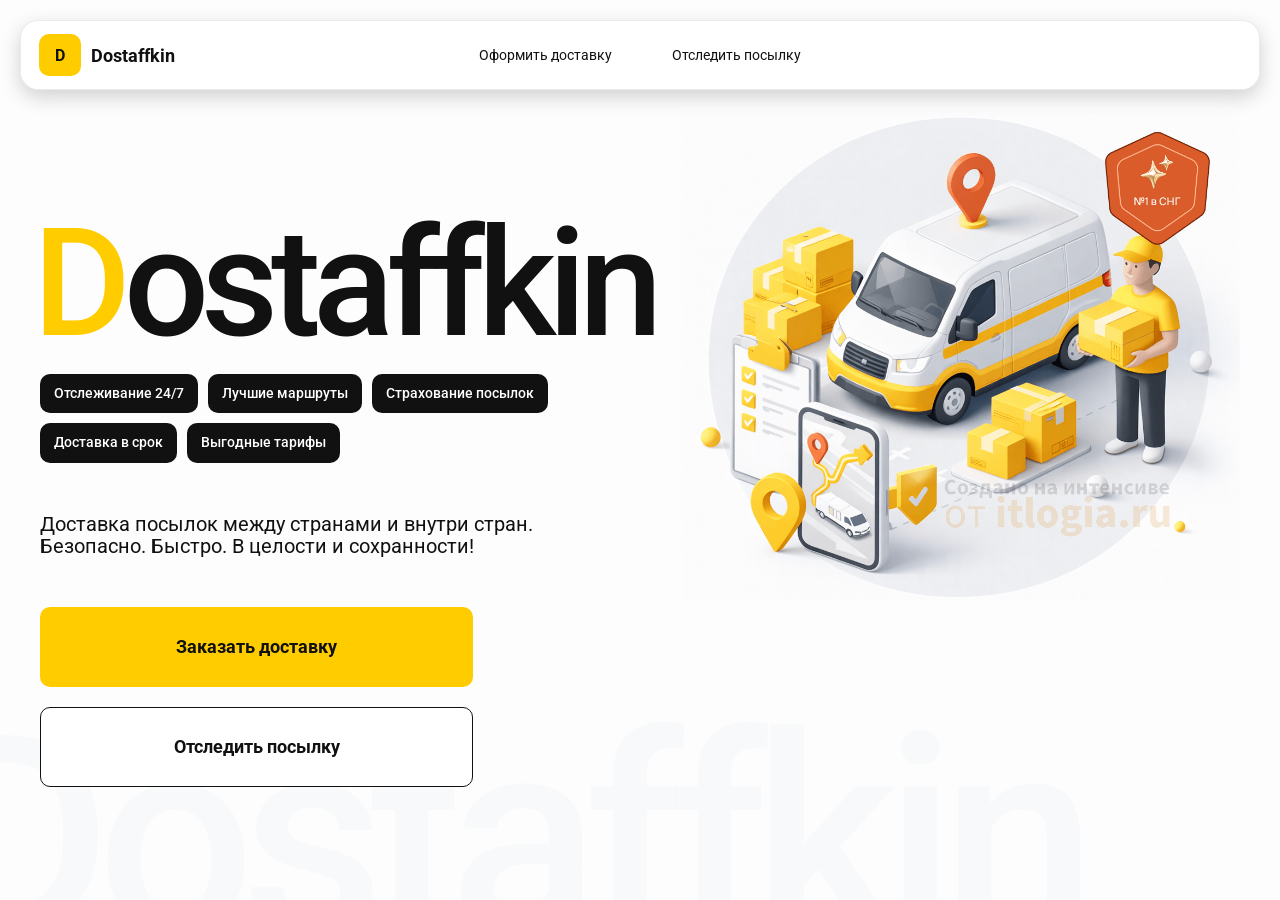
<file: index.html>
<!doctype html>
<html lang="en">
  <head>
    <meta charset="UTF-8" />
    <meta
      name="viewport"
      content="width=device-width,initial-scale=1,maximum-scale=1,user-scalable=0"
    />
    <title>
      Dostaffkin — Доставка посылок между странами и внутри стран. Безопасно.
      Быстро. В целости и сохранности!
    </title>
    <link rel="stylesheet" href="styles/base.css" />
    <link rel="stylesheet" href="styles/base_adaptive.css" />
    <link rel="stylesheet" href="styles/index.css" />
    <link rel="stylesheet" href="styles/index_adaptive.css" />
  </head>
  <body>
    <div class="container">
      <header class="header">
        <a class="header-brand" href="#">
          <div class="header-logo">D</div>
          <div class="header-title">Dostaffkin</div>
        </a>
        <nav class="header-menu">
          <a class="header-link" href="./order.html">Оформить <span>доставку</span></a>
          <a class="header-link" href="./track.html">Отследить <span>посылку</span></a>
        </nav>
      </header>
      <main class="main">
        <section class="main-info">
          <div class="main-title"><span>D</span>ostaffkin</div>
          <div class="main-features">
            <div class="main-feature">Отслеживание 24/7</div>
            <div class="main-feature">Лучшие маршруты</div>
            <div class="main-feature">Страхование посылок</div>
            <div class="main-feature">Доставка в срок</div>
            <div class="main-feature">Выгодные тарифы</div>
          </div>
          <div class="main-description">
            Доставка посылок между странами и внутри стран. Безопасно. Быстро. В
            целости и сохранности!
          </div>
          <div class="main-actions">
            <a class="button" type="button" href="./order.html"
              >Заказать доставку</a
            >
            <a class="button button-white" type="button" href="./track.html"
              >Отследить посылку</a
            >
          </div>
        </section>
        <div class="main-title-ghost">Dostaffkin</div>
        <section class="main-image">
          <img src="images/main-image.png" alt="Main image" />
        </section>
      </main>
    </div>
  </body>
</html>
</file>
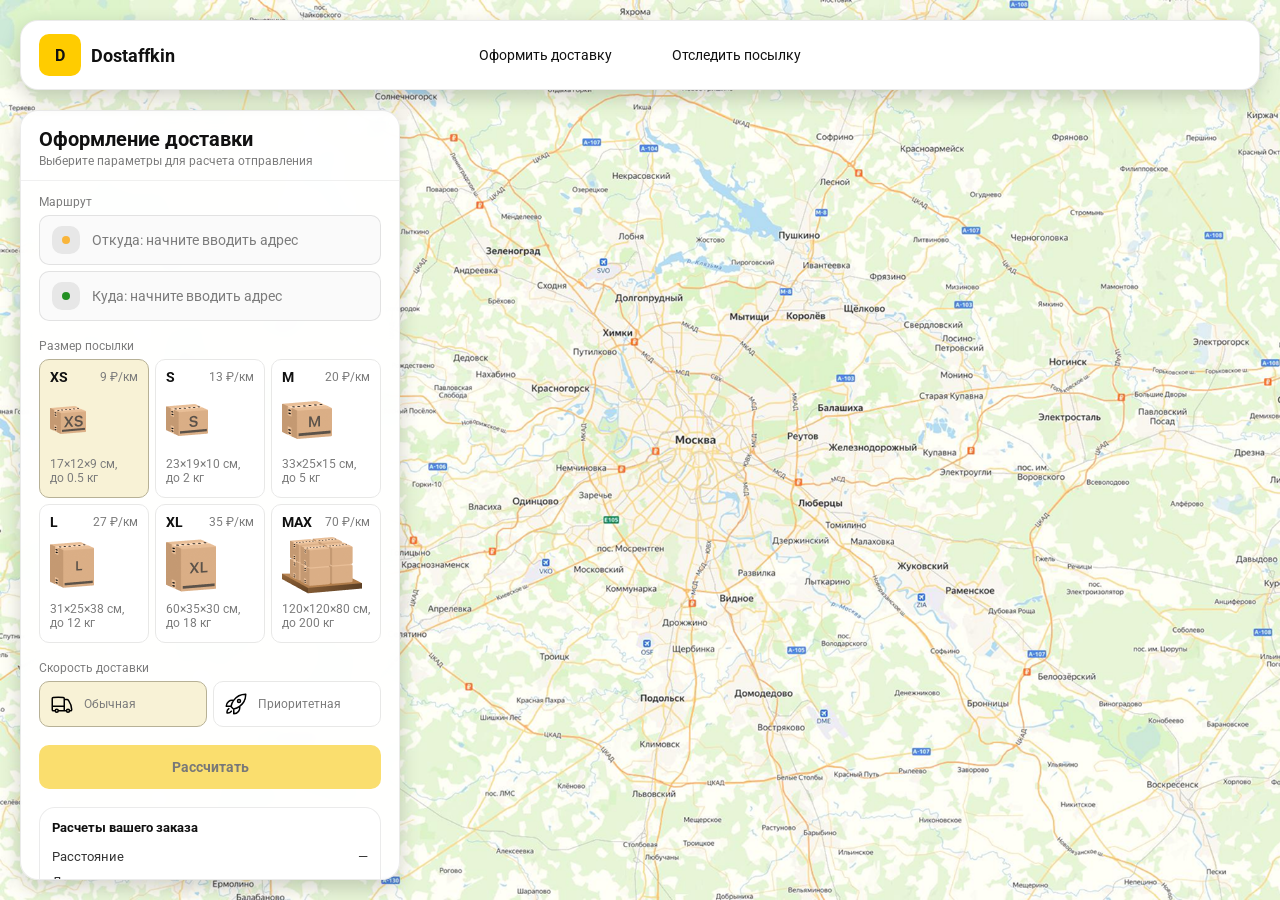
<file: order.html>
<!doctype html>
<html lang="ru">
  <head>
    <meta charset="utf-8" />
    <meta
      name="viewport"
      content="width=device-width,initial-scale=1,maximum-scale=1,user-scalable=0"
    />
    <title>Оформление доставки</title>

    <link rel="stylesheet" href="styles/base.css" />
    <link rel="stylesheet" href="styles/base_adaptive.css" />

    <link rel="stylesheet" href="styles/order.css" />
    <link rel="stylesheet" href="styles/order_adaptive.css" />
  </head>
  <body>
    <div id="map"></div>

    <header class="header">
      <a class="header-brand" href="./index.html">
        <div class="header-logo">D</div>
        <div class="header-title">Dostaffkin</div>
      </a>
      <nav class="header-menu">
        <a class="header-link" href="#">Оформить <span>доставку</span></a>
        <a class="header-link" href="./track.html"
          >Отследить <span>посылку</span></a
        >
      </nav>
    </header>

    <aside class="main" id="sidebar">
      <div class="main-header">
        <div class="main-title">Оформление доставки</div>
        <div class="main-text">Выберите параметры для расчета отправления</div>
      </div>

      <div class="main-content">
        <div class="main-route">
          <div class="main-block-title">Маршрут</div>
          <div class="main-fields">
            <div class="main-field" id="fromField">
              <div class="main-pin"></div>
              <input
                id="from"
                placeholder="Откуда: начните вводить адрес"
                autocomplete="off"
              />
              <div
                class="main-ac"
                id="fromAc"
                role="listbox"
                aria-label="Подсказки адресов"
              ></div>
            </div>

            <div class="main-field" id="toField">
              <div class="main-pin"></div>
              <input
                id="to"
                placeholder="Куда: начните вводить адрес"
                autocomplete="off"
              />
              <div
                class="main-ac"
                id="toAc"
                role="listbox"
                aria-label="Подсказки адресов"
              ></div>
            </div>
          </div>
        </div>

        <div class="main-package">
          <div class="main-block-title">Размер посылки</div>

          <div class="main-sizes">
            <div class="main-size-card is-active" data-value="xs">
              <div class="main-size-top">
                <div class="main-size-label">XS</div>
                <div class="main-size-rate">9 ₽/км</div>
              </div>
              <div class="main-size-media">
                <img src="images/sizes/xs.png" alt="Короб XS" />
              </div>
              <div class="main-size-description">
                17×12×9 см,<br />до 0.5 кг
              </div>
            </div>

            <div class="main-size-card" data-value="s">
              <div class="main-size-top">
                <div class="main-size-label">S</div>
                <div class="main-size-rate">13 ₽/км</div>
              </div>
              <div class="main-size-media">
                <img src="images/sizes/s.png" alt="Короб S" />
              </div>
              <div class="main-size-description">23×19×10 см,<br />до 2 кг</div>
            </div>

            <div class="main-size-card" data-value="m">
              <div class="main-size-top">
                <div class="main-size-label">M</div>
                <div class="main-size-rate">20 ₽/км</div>
              </div>
              <div class="main-size-media">
                <img src="images/sizes/m.png" alt="Короб M" />
              </div>
              <div class="main-size-description">33×25×15 см,<br />до 5 кг</div>
            </div>

            <div class="main-size-card" data-value="l">
              <div class="main-size-top">
                <div class="main-size-label">L</div>
                <div class="main-size-rate">27 ₽/км</div>
              </div>
              <div class="main-size-media">
                <img src="images/sizes/l.png" alt="Короб L" />
              </div>
              <div class="main-size-description">
                31×25×38 см,<br />до 12 кг
              </div>
            </div>

            <div class="main-size-card" data-value="xl">
              <div class="main-size-top">
                <div class="main-size-label">XL</div>
                <div class="main-size-rate">35 ₽/км</div>
              </div>
              <div class="main-size-media">
                <img src="images/sizes/xl.png" alt="Короб XL" />
              </div>
              <div class="main-size-description">
                60×35×30 см,<br />до 18 кг
              </div>
            </div>

            <div class="main-size-card" data-value="max">
              <div class="main-size-top">
                <div class="main-size-label">MAX</div>
                <div class="main-size-rate">70 ₽/км</div>
              </div>
              <div class="main-size-media main-size-media-palleta">
                <img src="images/sizes/max.png" alt="Паллета" />
              </div>
              <div class="main-size-description">
                120×120×80 см,<br />до 200 кг
              </div>
            </div>
          </div>
        </div>

        <div class="main-speed">
          <div class="main-block-title">Скорость доставки</div>

          <div class="main-speeds">
            <div class="main-speed-card is-active" data-value="regular">
              <img
                class="main-speed-media"
                src="images/icons/regular.svg"
                alt="Regular"
              />
              <div class="main-speed-description">Обычная</div>
            </div>
            <div class="main-speed-card" data-value="fast">
              <img
                class="main-speed-media"
                src="images/icons/fast.svg"
                alt="Fast"
              />
              <div class="main-speed-description">Приоритетная</div>
            </div>
          </div>
        </div>

        <div class="main-calculate-block">
          <button
            id="calc"
            class="button calculate-button"
            type="button"
            disabled
          >
            Рассчитать
          </button>
        </div>

        <div class="main-result" id="result">
          <div class="main-result-title">Расчеты вашего заказа</div>
          <div class="main-result-lines">
            <div class="main-result-line">
              <span>Расстояние</span><span id="distanceValue">—</span>
            </div>
            <div class="main-result-line">
              <span>Доставим через</span><span id="durationValue">—</span>
            </div>
            <div class="main-result-line">
              <span>Тариф</span><span id="rateValue">—</span>
            </div>
          </div>
          <div class="main-price">
            <div class="main-price-label">Итого</div>
            <div class="main-price-value" id="totalValue">—</div>
          </div>
        </div>

        <div class="main-order-box">
          <div class="main-order-form" id="orderForm">
            <div class="main-order-title">Оформление доставки</div>
            <div class="main-block-info-row">
              <div class="main-block-title">Контакты</div>
              <div class="order-fields">
                <div class="main-field">
                  <input
                    id="customerName"
                    placeholder="Ваше имя"
                    autocomplete="off"
                  />
                </div>
                <div class="main-field">
                  <input
                    id="customerPhone"
                    placeholder="Ваш телефон"
                    autocomplete="off"
                    inputmode="tel"
                  />
                </div>
              </div>
            </div>
            <div class="main-block-info-row extra-info">
              <div class="main-block-title">Дополнительная информация</div>
              <div class="main-field textarea">
                <textarea
                  id="comment"
                  placeholder="Детали доставки и комментарии"
                ></textarea>
              </div>
            </div>
            <button
              id="submit"
              class="button main-submit-request"
              type="button"
              disabled
            >
              Отправить заявку
            </button>
          </div>

          <div class="main-order-success" id="orderSuccess">
            <div class="main-success-icon">✓</div>
            <div class="main-success-title">Заявка отправлена!</div>
            <div class="main-success-title">
              Номер отправления – <span id="orderId"></span>
            </div>
            <div class="main-success-subtitle">Мы скоро свяжемся с вами</div>
          </div>
        </div>
      </div>
    </aside>
  </body>
</html>
</file>
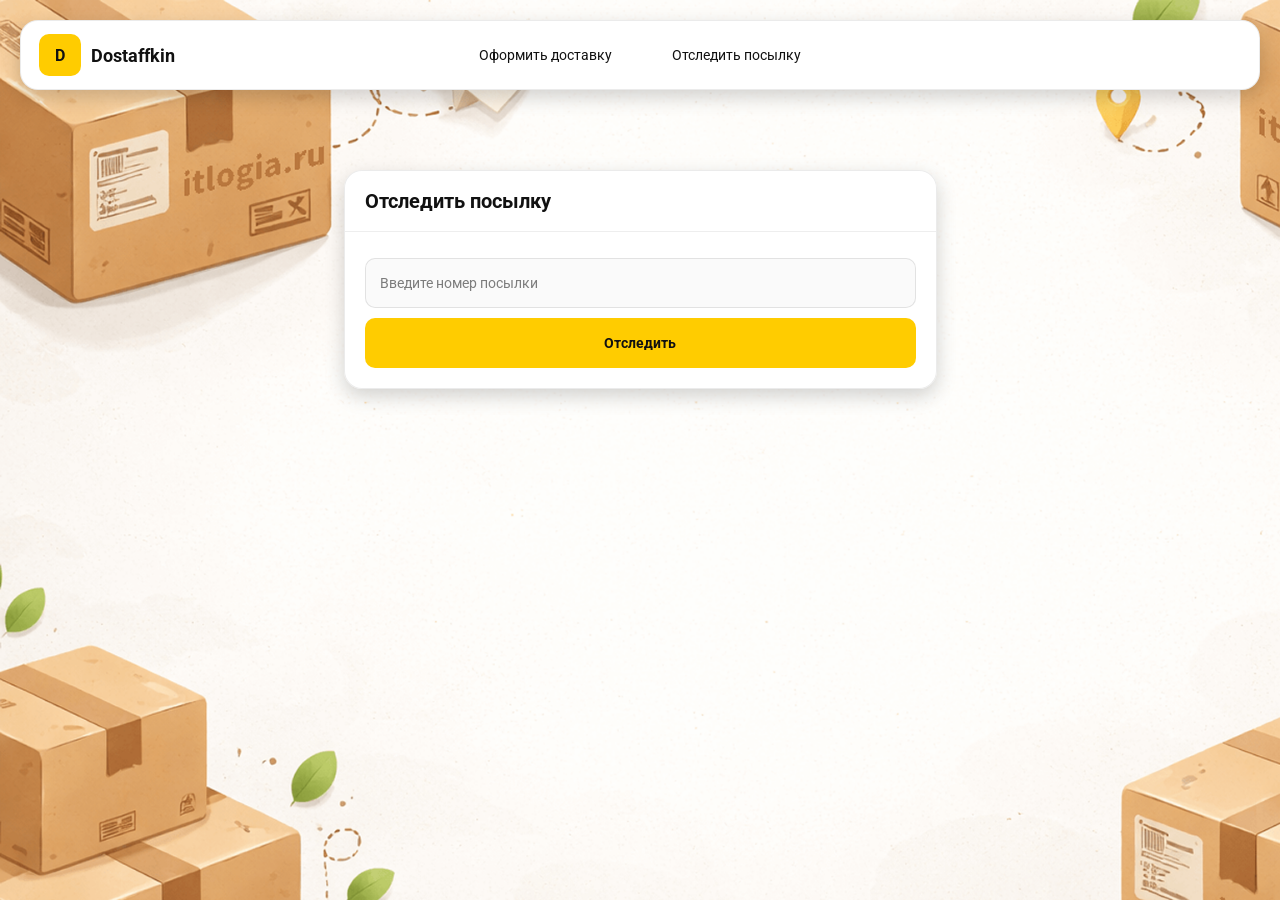
<file: track.html>
<!doctype html>
<html lang="ru">
  <head>
    <meta charset="utf-8" />
    <meta
      name="viewport"
      content="width=device-width,initial-scale=1,maximum-scale=1,user-scalable=0"
    />
    <title>Отследить посылку</title>
    <link rel="stylesheet" href="styles/base.css" />
    <link rel="stylesheet" href="styles/base_adaptive.css" />

    <link rel="stylesheet" href="styles/track.css" />
    <link rel="stylesheet" href="styles/track_adaptive.css" />
  </head>
  <body>
    <div class="container">
      <header class="header">
        <a class="header-brand" href="./index.html">
          <div class="header-logo">D</div>
          <div class="header-title">Dostaffkin</div>
        </a>
        <nav class="header-menu">
          <a class="header-link" href="./order.html">Оформить <span>доставку</span></a>
          <a class="header-link" href="#">Отследить <span>посылку</span></a>
        </nav>
      </header>
      <main class="track-content">
        <section class="track-card track-search">
          <div class="track-title">Отследить посылку</div>
          <div class="track-action">
            <div class="main-field track-field">
              <input
                id="trackNumber"
                placeholder="Введите номер посылки"
                autocomplete="off"
              />
            </div>
            <button id="trackButton" class="button track-button" type="button">
              Отследить
            </button>
          </div>

          <section class="track-card track-result" id="trackResult">
            <div class="track-result-header">
              <div class="track-id" id="trackIdValue"></div>
              <div class="track-routes">
                <div class="track-route">
                  <div class="track-route-pin">
                    <svg
                      xmlns="http://www.w3.org/2000/svg"
                      fill="none"
                      viewBox="0 0 24 24"
                      stroke-width="1.5"
                      stroke="orange"
                      class="size-6"
                    >
                      <path
                        stroke-linecap="round"
                        stroke-linejoin="round"
                        d="M15 10.5a3 3 0 1 1-6 0 3 3 0 0 1 6 0Z"
                      />
                      <path
                        stroke-linecap="round"
                        stroke-linejoin="round"
                        d="M19.5 10.5c0 7.142-7.5 11.25-7.5 11.25S4.5 17.642 4.5 10.5a7.5 7.5 0 1 1 15 0Z"
                      />
                    </svg>
                  </div>
                  <div class="track-route-address" id="trackFromValue">
                    Откуда: Москва, улица Арбат, 1
                  </div>
                </div>
                <div class="track-route track-route-arrow">
                  <svg
                    xmlns="http://www.w3.org/2000/svg"
                    fill="none"
                    viewBox="0 0 24 24"
                    stroke-width="1.5"
                    stroke="currentColor"
                    class="size-6"
                  >
                    <path
                      stroke-linecap="round"
                      stroke-linejoin="round"
                      d="M19.5 13.5 12 21m0 0-7.5-7.5M12 21V3"
                    />
                  </svg>
                </div>
                <div class="track-route">
                  <div class="track-route-pin">
                    <svg
                      xmlns="http://www.w3.org/2000/svg"
                      fill="none"
                      viewBox="0 0 24 24"
                      stroke-width="1.5"
                      stroke="green"
                      class="size-6"
                    >
                      <path
                        stroke-linecap="round"
                        stroke-linejoin="round"
                        d="M15 10.5a3 3 0 1 1-6 0 3 3 0 0 1 6 0Z"
                      />
                      <path
                        stroke-linecap="round"
                        stroke-linejoin="round"
                        d="M19.5 10.5c0 7.142-7.5 11.25-7.5 11.25S4.5 17.642 4.5 10.5a7.5 7.5 0 1 1 15 0Z"
                      />
                    </svg>
                  </div>
                  <div class="track-route-address" id="trackToValue">
                    Куда: Минск, проспект Независимости, 58
                  </div>
                </div>
              </div>
            </div>
            <div class="track-info">
              <div class="track-status-title">Статус данной посылки:</div>
              <div class="track-status-list" id="trackStatusList">
                <div class="track-status created">
                  <img
                    src="images/icons/created.svg"
                    class="track-status-icon"
                    alt="Created"
                  />
                  <div class="track-status-text">
                    <div class="track-status-text-state">Создан</div>
                    <div class="track-status-text-date">10.01.2026</div>
                  </div>
                </div>

                <div class="track-status in-way">
                  <img
                    src="images/icons/in-way.svg"
                    class="track-status-icon"
                    alt="In way"
                  />
                  <div class="track-status-text">
                    <div class="track-status-text-state">В пути: Москва</div>
                    <div class="track-status-text-date">18.01.2026</div>
                  </div>
                </div>

                <div class="track-status ready">
                  <img
                    src="images/icons/ready.svg"
                    class="track-status-icon"
                    alt="Ready"
                  />
                  <div class="track-status-text">
                    <div class="track-status-text-state">Готов к выдаче</div>
                    <div class="track-status-text-date">25.01.2026</div>
                  </div>
                </div>

                <div class="track-status done">
                  <img
                    src="images/icons/done.svg"
                    class="track-status-icon"
                    alt="Done"
                  />
                  <div class="track-status-text">
                    <div class="track-status-text-state">Вручен</div>
                    <div class="track-status-text-date">27.01.2026</div>
                  </div>
                </div>
              </div>
            </div>
          </section>
        </section>

        <section class="track-card track-result" id="trackResult">
          <div class="track-result-header">
            <div class="track-id" id="trackIdValue"></div>
            <div class="track-routes">
              <div class="track-route">
                <div class="track-route-pin">
                  <svg
                    xmlns="http://www.w3.org/2000/svg"
                    fill="none"
                    viewBox="0 0 24 24"
                    stroke-width="1.5"
                    stroke="orange"
                    class="size-6"
                  >
                    <path
                      stroke-linecap="round"
                      stroke-linejoin="round"
                      d="M15 10.5a3 3 0 1 1-6 0 3 3 0 0 1 6 0Z"
                    />
                    <path
                      stroke-linecap="round"
                      stroke-linejoin="round"
                      d="M19.5 10.5c0 7.142-7.5 11.25-7.5 11.25S4.5 17.642 4.5 10.5a7.5 7.5 0 1 1 15 0Z"
                    />
                  </svg>
                </div>
                <div class="track-route-address" id="trackFromValue">
                  Откуда: Москва, улица Арбат, 1
                </div>
              </div>
              <div class="track-route track-route-arrow">
                <svg
                  xmlns="http://www.w3.org/2000/svg"
                  fill="none"
                  viewBox="0 0 24 24"
                  stroke-width="1.5"
                  stroke="currentColor"
                  class="size-6"
                >
                  <path
                    stroke-linecap="round"
                    stroke-linejoin="round"
                    d="M19.5 13.5 12 21m0 0-7.5-7.5M12 21V3"
                  />
                </svg>
              </div>
              <div class="track-route">
                <div class="track-route-pin">
                  <svg
                    xmlns="http://www.w3.org/2000/svg"
                    fill="none"
                    viewBox="0 0 24 24"
                    stroke-width="1.5"
                    stroke="green"
                    class="size-6"
                  >
                    <path
                      stroke-linecap="round"
                      stroke-linejoin="round"
                      d="M15 10.5a3 3 0 1 1-6 0 3 3 0 0 1 6 0Z"
                    />
                    <path
                      stroke-linecap="round"
                      stroke-linejoin="round"
                      d="M19.5 10.5c0 7.142-7.5 11.25-7.5 11.25S4.5 17.642 4.5 10.5a7.5 7.5 0 1 1 15 0Z"
                    />
                  </svg>
                </div>
                <div class="track-route-address" id="trackToValue">
                  Куда: Минск, проспект Независимости, 58
                </div>
              </div>
            </div>
          </div>
          <div class="track-info">
            <div class="track-status-title">Статус данной посылки:</div>
            <div class="track-status-list" id="trackStatusList">
              <div class="track-status created">
                <img
                  src="images/icons/created.svg"
                  class="track-status-icon"
                  alt="Created"
                />
                <div class="track-status-text">
                  <div class="track-status-text-state">Создан</div>
                  <div class="track-status-text-date">10.01.2026</div>
                </div>
              </div>

              <div class="track-status in-way">
                <img
                  src="images/icons/in-way.svg"
                  class="track-status-icon"
                  alt="In way"
                />
                <div class="track-status-text">
                  <div class="track-status-text-state">В пути: Москва</div>
                  <div class="track-status-text-date">18.01.2026</div>
                </div>
              </div>

              <div class="track-status ready">
                <img
                  src="images/icons/ready.svg"
                  class="track-status-icon"
                  alt="Ready"
                />
                <div class="track-status-text">
                  <div class="track-status-text-state">Готов к выдаче</div>
                  <div class="track-status-text-date">25.01.2026</div>
                </div>
              </div>

              <div class="track-status done">
                <img
                  src="images/icons/done.svg"
                  class="track-status-icon"
                  alt="Done"
                />
                <div class="track-status-text">
                  <div class="track-status-text-state">Вручен</div>
                  <div class="track-status-text-date">27.01.2026</div>
                </div>
              </div>
            </div>
          </div>
        </section>


      </main>
    </div>
  </body>
</html>
</file>
<file: styles/base.css>
*,
*::before,
*::after {
    box-sizing: border-box;
}

@font-face {
    font-family: "Roboto";
    src: url("../fonts/Roboto-Regular.ttf");
    font-weight: normal;
}

@font-face {
    font-family: "Roboto";
    src: url("../fonts/Roboto-Bold.ttf");
    font-weight: bold;
}

@font-face {
    font-family: "Roboto";
    src: url("../fonts/Roboto-Medium.ttf");
    font-weight: 500;
}

html,
body {
    margin: 0;
    color: #111111;
    font-family: "Roboto", sans-serif;
}

body {
    background: #FDFDFD;
}

.header {
    border-radius: 18px;
    box-shadow: 0 7px 20px 0 #0000002E;
    backdrop-filter: blur(10px);
    background: #ffffff;
    left: 20px;
    border: 1px solid rgba(0, 0, 0, 0.08);
    position: fixed;
    right: 20px;
    top: 20px;
    padding: 14px 18px;
    height: 70px;
    display: flex;
    align-items: center;
    z-index: 6;
}

.header-brand {
    display: flex;
    align-items: center;
    text-decoration: none;
    gap: 10px;
}

.header-logo {
    width: 42px;
    height: 42px;
    border-radius: 10px;
    background: #FFCC00;
    display: grid;
    place-items: center;
    font-weight: bold;
    color: #111;
}

.header-title {
    font-size: 18px;
    font-weight: bold;
    color: #111111;
    text-decoration: none;
}

.header-menu {
    display: flex;
    align-items: center;
    gap: 60px;
    margin: 0;
    position: absolute;
    left: 50%;
    transform: translateX(-50%);
}

.header-link {
    font-size: 14px;
    color: #111111;
    text-decoration: none;
}

.button {
    border: 0;
    outline: none;
    height: 44px;
    border-radius: 10px;
    font-size: 14px;
    font-weight: bold;
    cursor: pointer;
    font-family: inherit;
    transition: transform .08s ease, opacity .12s ease;
    background: #ffcc00;
    color: #111111;
    text-align: center;
    text-decoration: none;
}

.button:hover {
    background-color: #E5BC19;
}

.button:disabled {
    cursor: not-allowed;
    background-color: #FADE6E;
    color: #787878;
    transform: none;
}

.button.button-white {
    background: #ffffff;
    border: 1px solid #111111;
}

.button.button-white:hover {
    background: rgb(241 241 241);
}



.main-field {
    display: flex;
    align-items: center;
    margin-top: 6px;
    gap: 10px;
    border: 1px solid #1111111A;
    background: #FAFAFA;
    border-radius: 10px;
    padding: 10px 12px;
    position: relative;
    box-sizing: border-box;
    height: 50px;
}

.main-field.textarea {
    height: auto;
}

.main-pin {
    width: 28px;
    height: 28px;
    border-radius: 10px;
    background: rgba(17, 17, 17, 0.08);
    display: grid;
    place-items: center;
    flex: 0 0 auto;
    position: relative;
}

.main-pin::before {
    content: "";
    width: 8px;
    height: 8px;
    border-radius: 999px;
    background: orange;
    opacity: .75;
    display: block;
}

.main-field:last-child .main-pin::before {
    background: green;
    opacity: .85;
}

input, textarea {
    width: 100%;
    border: 0;
    outline: none;
    background: transparent;
    font-size: 14px;
    color: #111111;
    font-family: inherit;
}

textarea {
    resize: vertical;
    min-height: 72px;
    padding: 2px 0;
}

input::placeholder, textarea::placeholder {
    color: #7C7C7C;
}

.main-field:focus-within {
    border-color: rgba(0, 0, 0, 0.20);
    box-shadow: 0 0 0 4px rgba(255, 204, 0, 0.35);
    background: rgba(255, 255, 255, 0.75);
}
</file>
<file: styles/base_adaptive.css>
@media (max-width: 767px) {
    .header {
        left: 10px;
        right: 10px;
        top: 10px;
    }

    .header-link span {
        display: none;
    }

    .header-menu {
        gap: 20px;
        justify-content: flex-start;
        margin: 0 0 0 30px;
        position: static;
        transform: none;
    }
}

@media (max-width: 420px) {
    .header-title {
        display: none;
    }
}

@media (max-width: 374px) {
    .header-menu {
        gap: 10px;
        margin: 0 0 0 10px;
    }
}
</file>
<file: styles/index.css>
.container {
    overflow: hidden;
    min-height: 100vh;
}

.main {
    padding: 111px 40px 40px;
    position: relative;
    display: flex;
}

.main-info {
    max-width: 840px;
    width: 100%;
    position: relative;
}

.main-title {
    margin-top: 98px;
    font-weight: 500;
    font-size: 200px;
    line-height: 1;
    letter-spacing: -0.05em;
    color: #111111;
    left: -15px;
    position: relative;
}

.main-title span {
    color: #ffcc00;
}

.main-features {
    margin-top: 15px;
    display: flex;
    flex-wrap: wrap;
    gap: 10px;
}

.main-feature {
    background: #111111;
    color: #ffffff;
    padding: 12px 14px;
    font-weight: 500;
    font-size: 14px;
    line-height: 1.1;
    border-radius: 10px;
}

.main-description {
    margin-top: 50px;
    max-width: 500px;
    font-size: 20px;
    line-height: 1.1;
    color: #111111;
}

.main-actions {
    margin-top: 50px;
    display: flex;
    flex-direction: column;
    gap: 20px;
}

.main-actions .button {
    height: 80px;
    width: 433px;
    font-size: 18px;
    font-weight: bold;
    place-items: center;
    display: grid;
}

.main-title-ghost {
    position: absolute;
    z-index: -1;
    left: -70px;
    bottom: -150px;
    font-weight: 500;
    font-size: 278px;
    line-height: 1;
    letter-spacing: -0.05em;
    color: #ECEDF04D;
}

.main-image {
    width: 1024px;
    top: 100px;
    z-index: -2;
}

.main-image img {
    width: 100%;
    max-width: 1024px;
    height: auto;
    display: block;
}
</file>
<file: styles/index_adaptive.css>
@media (max-width: 1760px) {
    .main-title {
        font-size: 150px;
        left: -7px;
    }

    .main-info {
        max-width: 640px;
    }
}

@media (max-width: 1200px) {
    .main-info {
        max-width: 540px;
    }

    .main {
        padding: 111px 20px 20px;
    }

    .main-title {
        font-size: 120px;
        left: -4px;
    }

    .main-title-ghost {
        font-size: 220px;
    }
}

@media (max-width: 1024px) {
    .main-title {
        margin-top: 30px;
    }

    .main {
        flex-direction: column-reverse;
    }

    .main-image {
        max-width: 350px;
        position: absolute;
        left: 370px;
        top: 370px;
    }

    .main-info {
        max-width: 100%;
    }

    .main-actions {
        gap: 10px;
    }

    .main-actions .button {
        height: 50px;
        font-size: 14px;
        width: auto;
        max-width: 300px;
    }

    .main-description {
        max-width: 350px;
    }
}

@media (max-width: 570px) {
    .main-title {
        font-size: 88px;
    }

    .main-description {
        max-width: 100%
    }

    .main-actions {
       width: 100%;
    }

    .main-actions .button {
        width: 100%;
        max-width: 100%
    }

    .main-image {
        max-width: 650px;
        position: absolute;
        left: 170px;
        top: 70px;
        opacity: 0.2;
    }
}

@media (max-width: 400px) {
    .main-title {
        font-size: 70px;
    }
}
</file>
<file: styles/order.css>
#map {
    background-image: url("../images/order-bg.png");
    background-size: cover;
    position: fixed;
    inset: 0;
}


.main {
    border-radius: 18px;
    box-shadow: 0 7px 20px 0 #0000002E;
    backdrop-filter: blur(10px);
    background: rgba(255, 255, 255, 0.96);
    left: 20px;
    border: 1px solid rgba(0, 0, 0, 0.08);
    position: fixed;
    top: 110px;
    bottom: 20px;
    width: 380px;
    display: flex;
    flex-direction: column;
    overflow: hidden;
    z-index: 5;
}

.main-header {
    padding: 18px 18px 12px 18px;
    border-bottom: 1px solid rgba(0, 0, 0, 0.06);
    display: flex;
    flex-direction: column;
}

.main-title {
    font-size: 20px;
    line-height: 100%;
    font-weight: bold;
}

.main-text {
    font-size: 12px;
    margin-top: 5px;
    color: #7C7C7C;
}

.main-content {
    padding: 14px 18px 18px 18px;
    overflow: auto;
    scrollbar-width: none;
    display: flex;
    flex-direction: column;
    gap: 18px;
    flex: 1;
}

.main-block-title {
    font-size: 12px;
    color: #7C7C7C;
}

.main-route .main-block-title,
.main-package .main-block-title {
    margin-bottom: 6px;
}

.main-sizes {
    display: grid;
    gap: 6px;
    grid-template-columns: repeat(3, 1fr);
}

.main-size-card {
    border: 1px solid #E8E8E7;
    background: #FFFFFF;
    border-radius: 10px;
    padding: 10px;
    cursor: pointer;
    user-select: none;
    transition: transform .08s ease, border-color .12s ease, background .12s ease;
    min-height: 139px;
}

.main-size-card:hover {
    transform: translateY(-1px);
}

.main-size-card.is-active {
    background-color: #F8F2D6;
    border-color: #B7B196;
}

.main-size-top {
    display: flex;
    align-items: center;
    justify-content: space-between;
}

.main-size-label {
    font-weight: bold;
    font-size: 14px;
    color: #111111;
    line-height: 100%;
}

.main-size-rate {
    font-size: 12px;
    color: #7C7C7C;
    line-height: 100%;
}

.main-size-media {
    margin-top: 8px;
    height: 57px;
}

.main-size-description {
    margin-top: 8px;
    font-size: 12px;
    color: #7C7C7C;
    line-height: 1.2;
}


.calculate-button {
    width: 100%;
}

.main-result {
    border: 1px solid rgba(0, 0, 0, 0.08);
    background: rgba(255, 255, 255, 0.75);
    border-radius: 16px;
    padding: 12px;
    line-height: 1.25;
}

.main-result-title {
    font-weight: bold;
    font-size: 13px;
    color: #111111;
    margin-bottom: 13px;
}

.main-result-lines {
    gap: 8px;
    display: flex;
    flex-direction: column;
}

.main-result-line {
    font-size: 13px;
    color: rgba(17, 17, 17, 0.85);
    display: flex;
    justify-content: space-between;
}

.main-price {
    margin-top: 18px;
    padding-top: 10px;
    border-top: 1px dashed rgba(0, 0, 0, 0.12);
    display: flex;
    align-items: baseline;
    justify-content: space-between;
}

.main-price-label {
    font-size: 12px;
    color: rgba(17, 17, 17, 0.55);
}

.main-price-value {
    font-size: 20px;
    font-weight: bold;
    color: #111111;
    letter-spacing: -0.3px;
}


.main-order-box {
    background: #ffffff;
    border: 1px solid #E8E8E7;
    border-radius: 10px;
    padding: 12px;
}

.main-order-title {
    margin-bottom: 8px;
    font-weight: bold;
    font-size: 14px;
    color: #111111;
}

.main-block-info {
    display: flex;
    flex-direction: column;
    gap: 6px;
}

.order-fields {
    display: grid;
    grid-template-columns: 1fr 1fr;
    column-gap: 10px;
    margin-top: 6px;
}

.main-block-info-row.extra-info {
    display: block;
    margin-top: 13px;
}

.main-submit-request {
    width: 100%;
    margin-top: 6px;
}

.main-order-success {
    display: none;
    text-align: center;
    padding: 22px 12px;
    gap: 12px;
}

.main-order-success.is-visible {
    display: flex;
    flex-direction: column;
    align-items: center;
}

.main-success-icon {
    width: 56px;
    height: 56px;
    border-radius: 50%;
    background: #16a34a;
    color: #ffffff;
    display: grid;
    place-items: center;
    font-size: 30px;
}

.main-success-title {
    font-size: 14px;
    font-weight: bold;
    color: #111111;
}

.main-success-subtitle {
    font-size: 12px;
    color: rgba(17, 17, 17, 0.55);
    line-height: 1.3;
}

.main-speed .main-block-title {
    margin-bottom: 6px;
}

.main-speeds {
    display: grid;
    gap: 6px;
    grid-template-columns: repeat(2, 1fr);
}

.main-speed-card {
    border: 1px solid #E8E8E7;
    background: #FFFFFF;
    border-radius: 10px;
    padding: 10px;
    cursor: pointer;
    user-select: none;
    transition: transform .08s ease, border-color .12s ease, background .12s ease;
    display: flex;
    align-items: center;
    gap: 10px;
}

.main-speed-card:hover {
    transform: translateY(-1px);
}

.main-speed-card.is-active {
    background-color: #F8F2D6;
    border-color: #B7B196;
}

.main-speed-description {
    font-size: 12px;
    color: #7C7C7C;
    line-height: 1.2;
}
</file>
<file: styles/order_adaptive.css>
@media (max-width: 767px) {
    .main {
        left: 10px;
        right: 10px;
        top: 50%;
        bottom: 12px;
        width: auto;
        max-width: none;
    }
}

@media (max-width: 420px) {
    .main-sizes {
        grid-template-columns: repeat(2, 1fr);
    }
}
</file>
<file: styles/track.css>
.container {
    background: #F4F4F4 url("../images/track-bg.png");
    background-size: cover;
    min-height: 100vh;
    padding: 170px 0 50px 0;
}

.track-content {
    width: 593px;
    margin: 0 auto;
}


.track-card {
    width: 100%;
    border-radius: 18px;
    box-shadow: 0 7px 20px 0 #0000002E;
    backdrop-filter: blur(10px);
    background: rgba(255, 255, 255, 0.96);
    border: 1px solid rgba(0, 0, 0, 0.08);
}

.track-title {
    font-size: 20px;
    line-height: 100%;
    font-weight: bold;
    border-bottom: 1px solid #EEEEEE;
    padding: 20px;
}

.track-action {
    padding: 20px;
}

.track-button {
    width: 100%;
    height: 50px;
}

.track-field {
    margin-bottom: 10px;
}

.track-result {
    margin-top: 5px;
    display: none;
}

.track-result.is-visible {
    display: block;
}

.track-result-header {
    font-weight: bold;
    font-size: 14px;
    color: #111111;
    padding: 20px;
    border-bottom: 1px solid #EEEEEE;
}

.track-id {
    margin-bottom: 12px;
    font-size: 20px;
}

.track-routes {
    display: flex;
    flex-direction: column;
    gap: 10px;
    font-weight: normal;
}

.track-route {
    display: flex;
    align-items: center;
    gap: 10px;
}

.track-route-pin {
    width: 24px;
    height: 24px;
    flex-shrink: 0;
}

.track-route-arrow {
    padding: 15px 0;
    width: 24px;
    height: 24px;
}

.track-info {
    padding: 20px;
}

.track-status {
    display: flex;
    align-items: center;
    font-size: 12px;
    gap: 10px;
}

.track-status-title {
    font-size: 14px;
    color: #111111;
    margin-bottom: 20px;
}

.track-status-list {
    display: flex;
    flex-direction: column;
    gap: 15px;
}

.track-status-icon {
    width: 40px;
    height: 40px;
    border-radius: 50%;
    background: rgba(17, 17, 17, 0.08);
    display: grid;
    place-items: center;
    flex: 0 0 auto;
}

.track-status.created .track-status-icon {
    background-color: #F1CB00;
}

.track-status.in-way .track-status-icon {
    background-color: #F08A11;
}

.track-status.ready .track-status-icon {
    background-color: #A35D0A;
}

.track-status.done .track-status-icon {
    background-color: #37C93B;
}

.track-status-text {
    display: flex;
    align-items: center;
    justify-content: space-between;
    color: #111111;
    font-size: 12px;
    flex: 1;
}

.track-status-date {
    color: rgba(17, 17, 17, 0.55);
}
</file>
<file: styles/track_adaptive.css>
@media (max-width: 767px) {
    .container {
        padding: 130px 0 50px 0;
    }

    .track-content {
        width: 100%;
        padding-left: 10px;
        padding-right: 10px;
    }

    .track-result-header {
        padding: 20px;
    }
}
</file>
